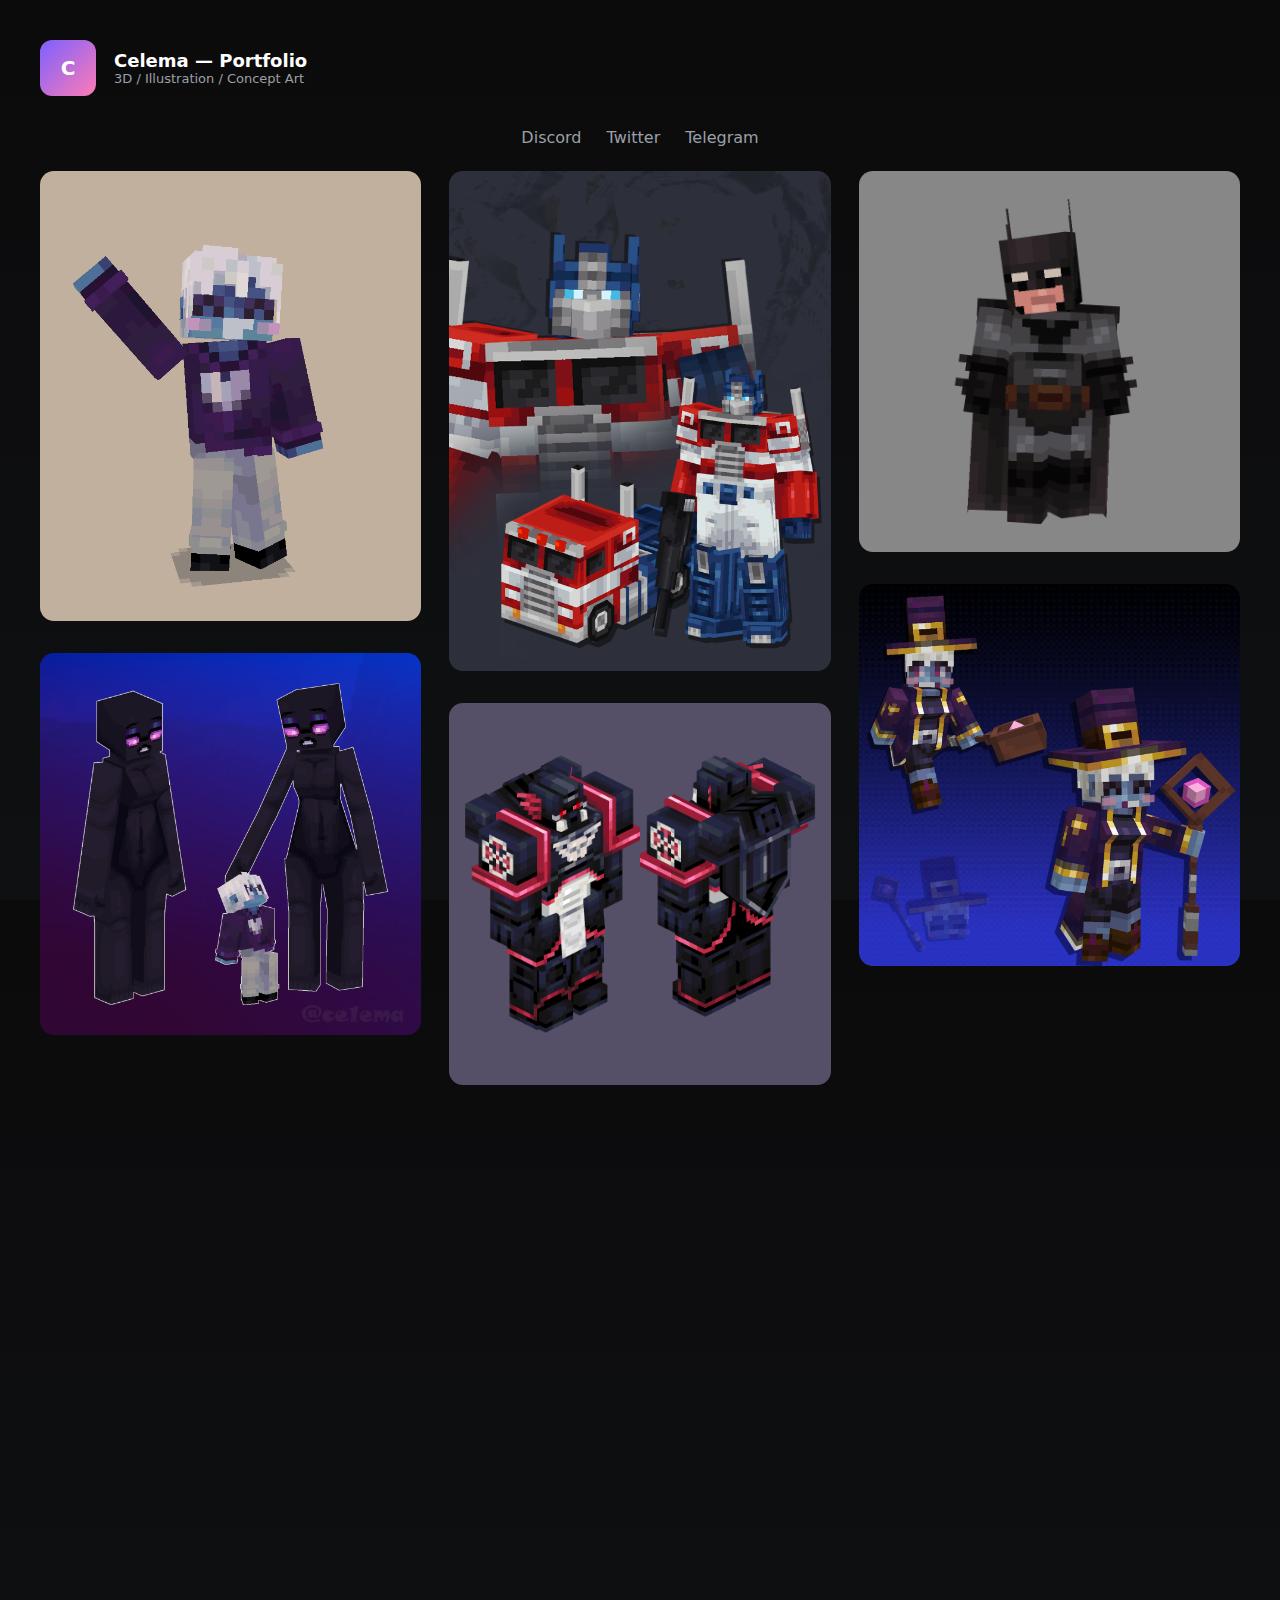
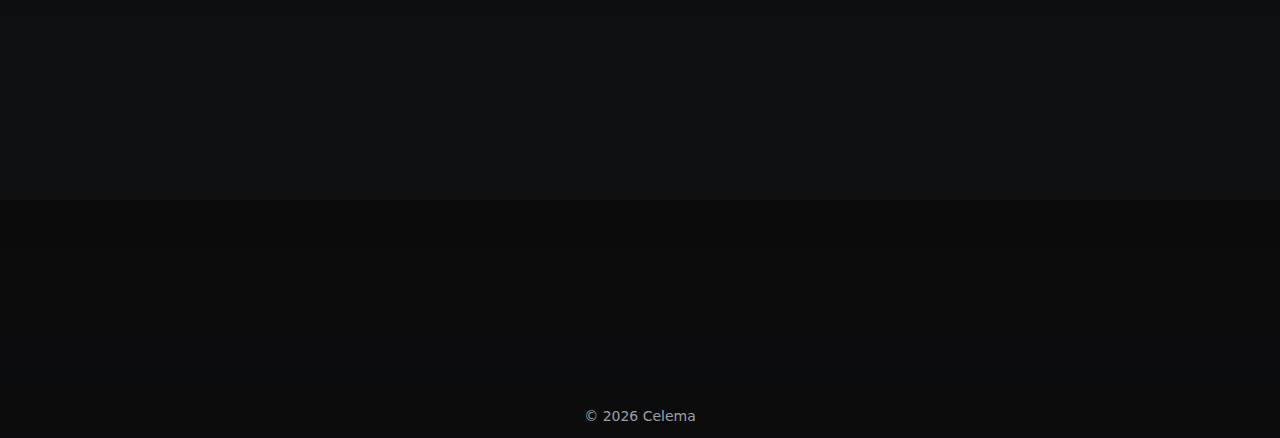
<file: index.html>
<!doctype html>
<html lang="en">
<head>
  <meta charset="utf-8" />
  <meta name="viewport" content="width=device-width,initial-scale=1" />
  <title>Celema — Portfolio</title>
  <link rel="stylesheet" href="css/style.css">
</head>
<body>
  <div class="container">
    <header>
      <div class="brand">
        <div class="logo"><span>C</span></div>
        <div class="title">
          <h1>Celema — Portfolio</h1>
          <p class="muted">3D / Illustration / Concept Art</p>
        </div>
      </div>
    </header>

    <div class="socials">
      <a href="https://discord.com/users/1169318867554803724/" target="_blank">Discord</a>
      <a href="https://x.com/Ce1ema" target="_blank">Twitter</a>
      <a href="https://t.me/ce1ema" target="_blank">Telegram</a>
    </div>

    <main id="portfolio">
      <div class="grid">
        <div class="card"><img src="images/2.gif" class="thumb" /></div>
        <div class="card"><img src="images/4.png" class="thumb" /></div>
        <div class="card"><img src="images/7.png" class="thumb" /></div>
        <div class="card"><img src="images/10.png" class="thumb" /></div>
        <div class="card"><img src="images/1.png" class="thumb" /></div>
        <div class="card"><img src="images/5.png" class="thumb" /></div>
        <div class="card"><img src="images/8.png" class="thumb" /></div>
        <div class="card"><img src="images/12.png" class="thumb" /></div>
        <div class="card"><img src="images/6.png" class="thumb" /></div>
        <div class="card"><img src="images/3.png" class="thumb" /></div>
        <div class="card"><img src="images/9.png" class="thumb" /></div>
        <div class="card"><img src="images/11.png" class="thumb" /></div>
      </div>
    </main>

    <footer>
      <p>© <span id="year"></span> Celema</p>
    </footer>
  </div>

  <script>
    // Автообновление года
    document.getElementById('year').textContent = new Date().getFullYear();

    // Анимация появления карточек
    const observer = new IntersectionObserver(entries => {
      entries.forEach(entry => {
        if(entry.isIntersecting){
          entry.target.classList.add('visible');
          observer.unobserve(entry.target);
        }
      });
    }, {threshold: 0.1});

    document.querySelectorAll('.card').forEach(card => observer.observe(card));
  </script>
</body>
</html>
</file>
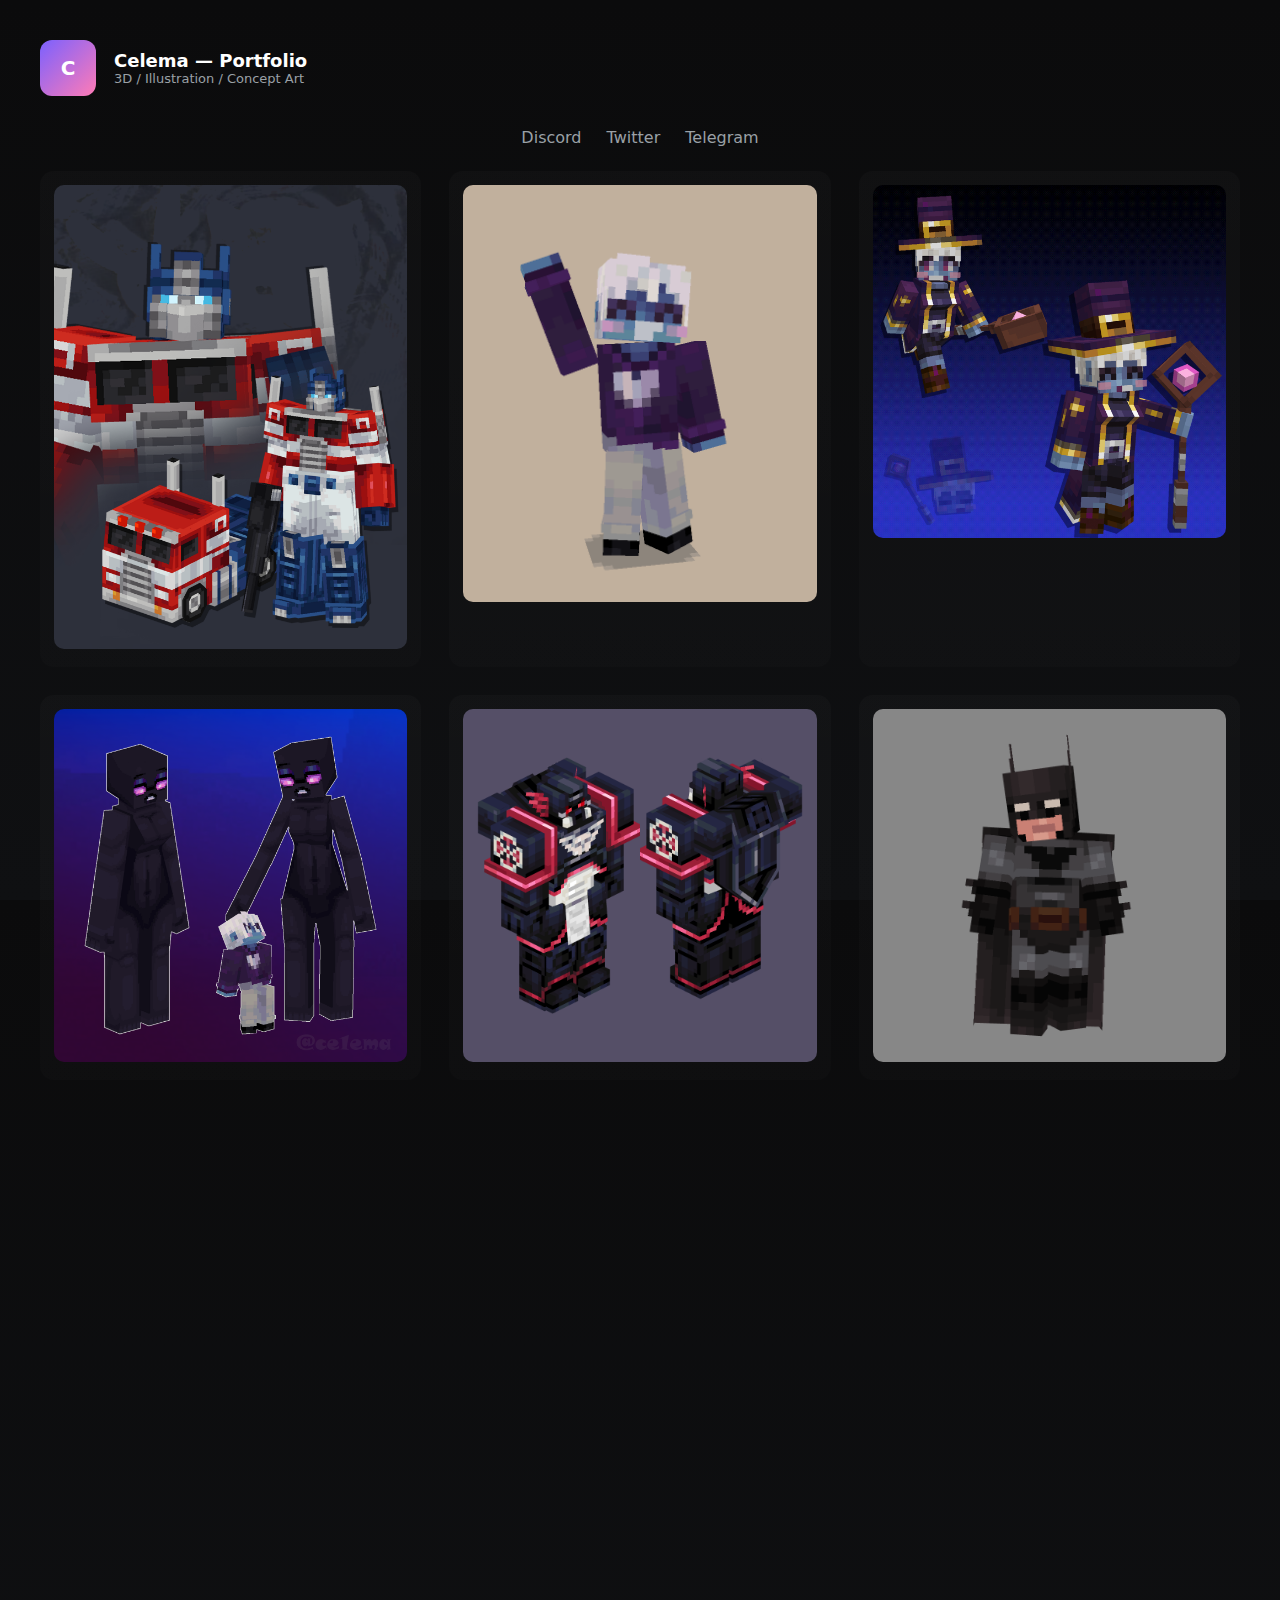
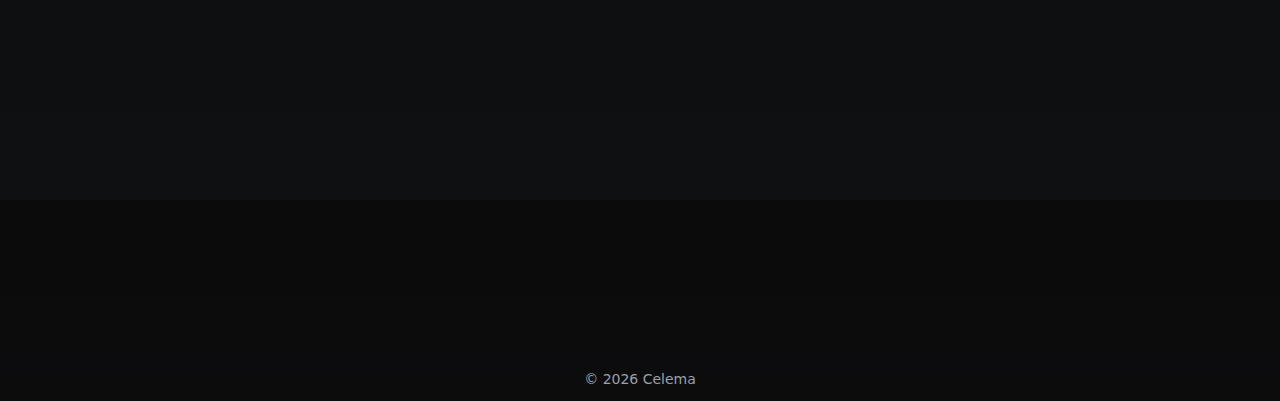
<file: main.html>
<!doctype html>
<html lang="en">
<head>
  <meta charset="utf-8" />
  <meta name="viewport" content="width=device-width,initial-scale=1" />
  <title>Celema — Portfolio</title>
  <style>
    :root{
      --bg:#0f1012;--card:#111215;--muted:#9aa0a6;--accent:#caa6ff;
      --gap:28px; --radius:14px; --maxw:1200px;
      --white:#ffffff;
    }
    *{box-sizing:border-box}
    html,body{height:100%}
    body{
      margin:0;font-family:Inter, ui-sans-serif, system-ui, -apple-system, "Segoe UI", Roboto, "Helvetica Neue", Arial;
      background:linear-gradient(180deg,#0b0b0c 0%, #0f1012 100%);color:var(--white);-webkit-font-smoothing:antialiased;
      -moz-osx-font-smoothing:grayscale;padding:40px;display:flex;align-items:flex-start;justify-content:center;
    }
    .container{width:100%;max-width:var(--maxw)}

    header{display:flex;align-items:center;justify-content:flex-start;margin-bottom:32px;gap:20px}
    .brand{display:flex;gap:18px;align-items:center}
    .logo{width:56px;height:56px;border-radius:12px;background:linear-gradient(135deg,#7b61ff,#ff7bb6);display:flex;align-items:center;justify-content:center;font-weight:700;overflow:hidden;}
    .logo span{font-size:20px}
    .title h1{margin:0;font-size:18px}
    .title p{margin:0;color:var(--muted);font-size:13px}

    .grid{display:grid;grid-template-columns:repeat(3,1fr);gap:var(--gap);margin-top:24px}
    .card{background:linear-gradient(180deg, rgba(255,255,255,0.02), rgba(255,255,255,0.01));border-radius:var(--radius);overflow:hidden;padding:14px;position:relative;opacity:0;transform: translateY(40px); transition: transform 1s ease, opacity 1s ease;}
    .card.visible{opacity:1; transform: translateY(0);}
    .card:hover{transform:translateY(-6px);box-shadow:0 8px 30px rgba(0,0,0,0.6)}
    .thumb{width:100%;height:auto;object-fit:cover;border-radius:10px;}

    footer{margin-top:60px;text-align:center;color:var(--muted);font-size:14px}
    .socials{margin-bottom:24px;text-align:center}
    .socials a{color:var(--muted);margin:0 10px;text-decoration:none;transition:color .2s}
    .socials a:hover{color:var(--accent)}

    @media (max-width:1000px){.grid{grid-template-columns:repeat(2,1fr)}}
    @media (max-width:640px){body{padding:18px}.grid{grid-template-columns:1fr}}
  </style>
</head>
<body>
  <div class="container">
    <header>
      <div class="brand">
        <div class="logo"><span>C</span></div>
        <div class="title">
          <h1>Celema — Portfolio</h1>
          <p class="muted">3D / Illustration / Concept Art</p>
        </div>
      </div>
    </header>

    <div class="socials">
      <a href="https://discord.com/users/1169318867554803724/" target="_blank">Discord</a>
      <a href="https://x.com/Ce1ema" target="_blank">Twitter</a>
      <a href="https://t.me/ce1ema" target="_blank">Telegram</a>
    </div>

    <main id="portfolio">
      <div class="grid">
        <div class="card"><img src="images/1.png" class="thumb" /></div>
        <div class="card"><img src="images/2.gif" class="thumb" /></div>
        <div class="card"><img src="images/3.png" class="thumb" /></div>
        <div class="card"><img src="images/4.png" class="thumb" /></div>
        <div class="card"><img src="images/5.png" class="thumb" /></div>
        <div class="card"><img src="images/6.png" class="thumb" /></div>
        <div class="card"><img src="images/7.png" class="thumb" /></div>
        <div class="card"><img src="images/8.png" class="thumb" /></div>
        <div class="card"><img src="images/9.png" class="thumb" /></div>
        <div class="card"><img src="images/10.png" class="thumb" /></div>
        <div class="card"><img src="images/11.png" class="thumb" /></div>
        <div class="card"><img src="images/12.png" class="thumb" /></div>
      </div>
    </main>

    <footer>
      <p>© <span id="year"></span> Celema</p>
    </footer>
  </div>

  <script>
    document.getElementById('year').textContent = new Date().getFullYear();

    const observer = new IntersectionObserver(entries => {
      entries.forEach(entry => {
        if(entry.isIntersecting){
          entry.target.classList.add('visible');
        } else {
          entry.target.classList.remove('visible');
        }
      });
    }, {threshold: 0.1});

    document.querySelectorAll('.card').forEach(card => observer.observe(card));
  </script>
</body>
</html>
</file>
<file: css/style.css>
:root{
  --bg:#0f1012;--card:#111215;--muted:#9aa0a6;--accent:#caa6ff;
  --gap:28px; --radius:14px; --maxw:1200px;
  --white:#ffffff;
}

*{box-sizing:border-box}
html,body{height:100%}
body{
  margin:0;
  font-family:Inter, ui-sans-serif, system-ui, -apple-system, "Segoe UI", Roboto, "Helvetica Neue", Arial;
  background:linear-gradient(180deg,#0b0b0c 0%, #0f1012 100%);
  color:var(--white);
  -webkit-font-smoothing:antialiased;
  -moz-osx-font-smoothing:grayscale;
  padding:40px;
  display:flex;
  align-items:flex-start;
  justify-content:center;
}

.container{width:100%;max-width:var(--maxw)}

header{
  display:flex;
  align-items:center;
  justify-content:flex-start;
  margin-bottom:32px;
  gap:20px;
}

.brand{display:flex;gap:18px;align-items:center}

.logo{
  width:56px;
  height:56px;
  border-radius:12px;
  background:linear-gradient(135deg,#7b61ff,#ff7bb6);
  display:flex;
  align-items:center;
  justify-content:center;
  font-weight:700;
  overflow:hidden;
  flex-shrink:0;
}

.logo span{font-size:20px}

.title h1{margin:0;font-size:18px}
.title p{margin:0;color:var(--muted);font-size:13px}

.socials{
  margin-bottom:24px;
  text-align:center;
}

.socials a{
  color:var(--muted);
  margin:0 10px;
  text-decoration:none;
  transition:color .2s;
}

.socials a:hover{color:var(--accent)}

/* ---- Masonry Grid ---- */
.grid {
  column-count: 3;
  column-gap: var(--gap);
}

@media (max-width:1000px){ .grid { column-count:2; } }
@media (max-width:640px){ .grid { column-count:1; } }

.card {
  background:linear-gradient(180deg, rgba(255,255,255,0.02), rgba(255,255,255,0.01));
  border-radius:var(--radius);
  display:inline-block;
  width:100%;
  margin:0 0 var(--gap);
  opacity:0;
  transform: translateY(40px);
  transition: transform 1s ease, opacity 1s ease, box-shadow 0.3s ease;
  overflow:hidden;
}

.card.visible{
  opacity:1;
  transform: translateY(0);
}

.card:hover{
  transform:translateY(-6px);
  box-shadow:0 8px 30px rgba(0,0,0,0.6);
  cursor:pointer;
}

.thumb{
  width:100%;
  height:auto;
  display:block;
  border-radius:10px;
}

footer{
  margin-top:60px;
  text-align:center;
  color:var(--muted);
  font-size:14px;
}
</file>
